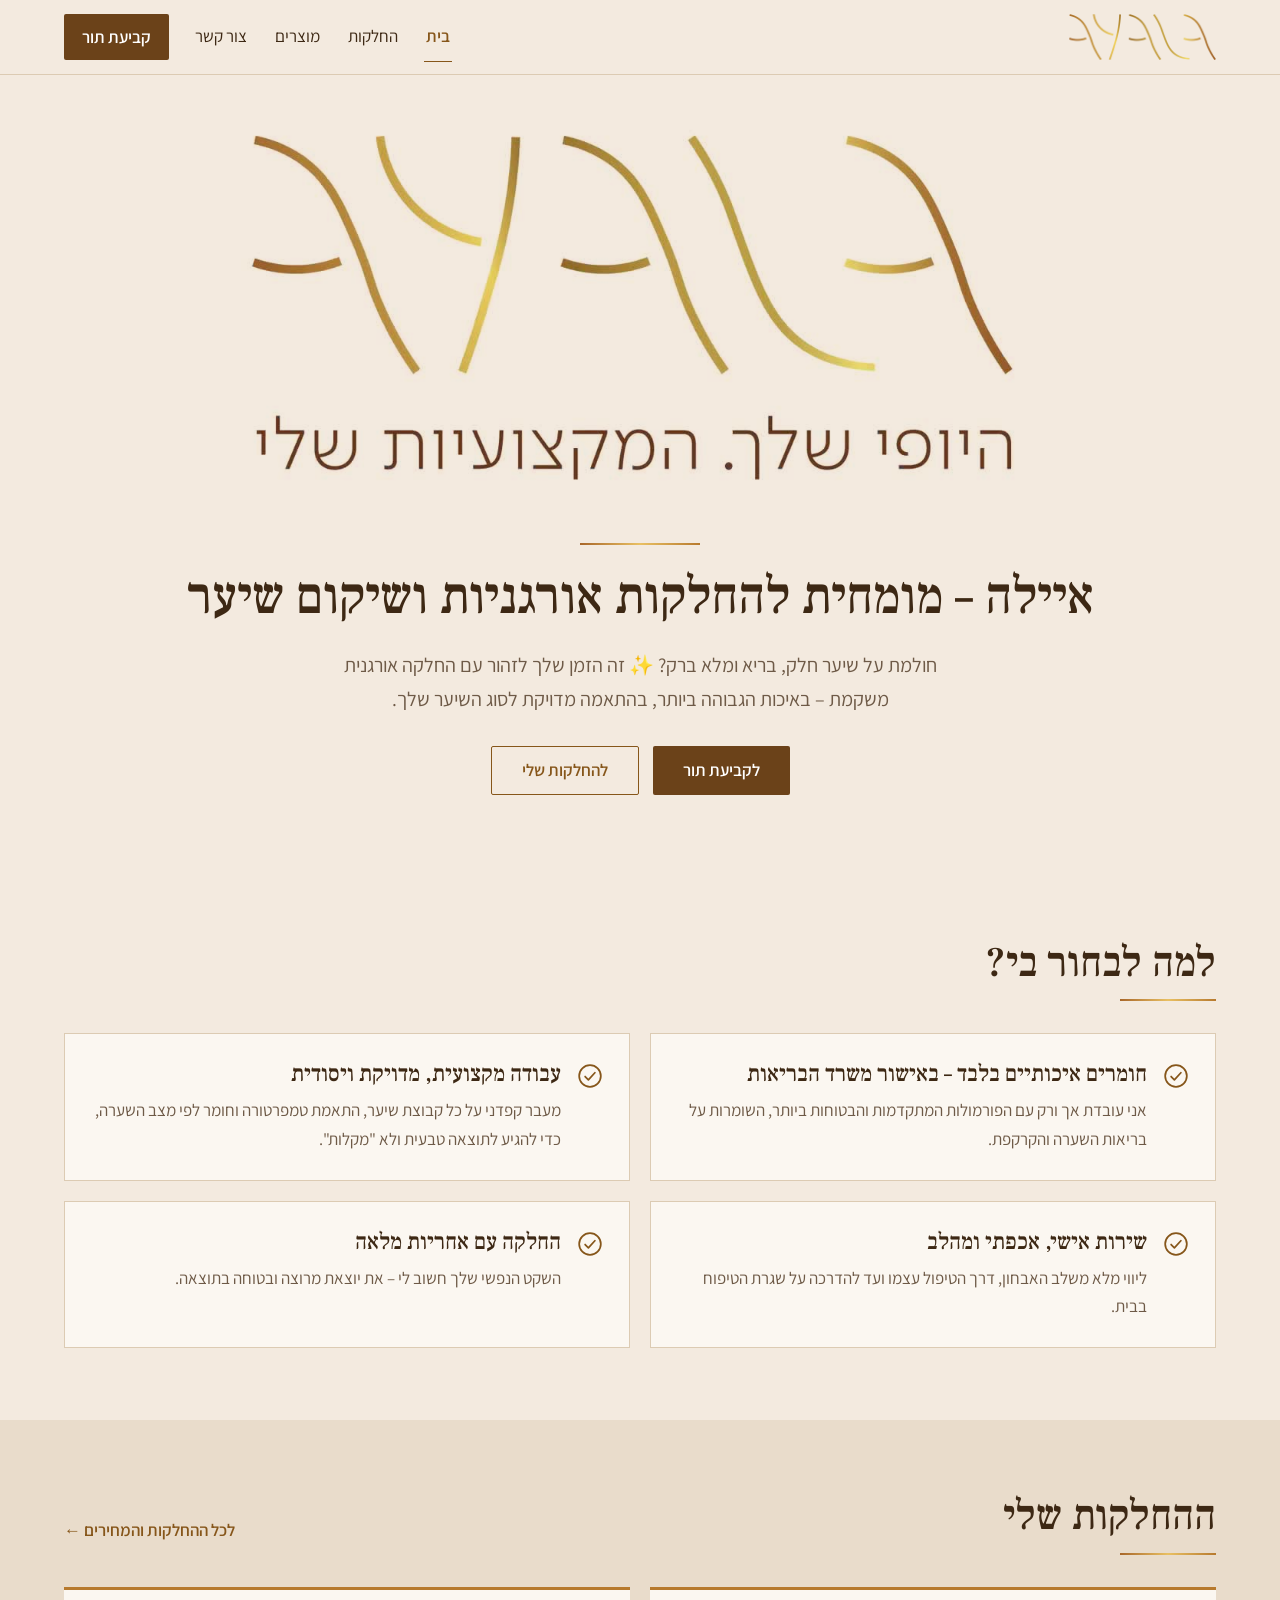
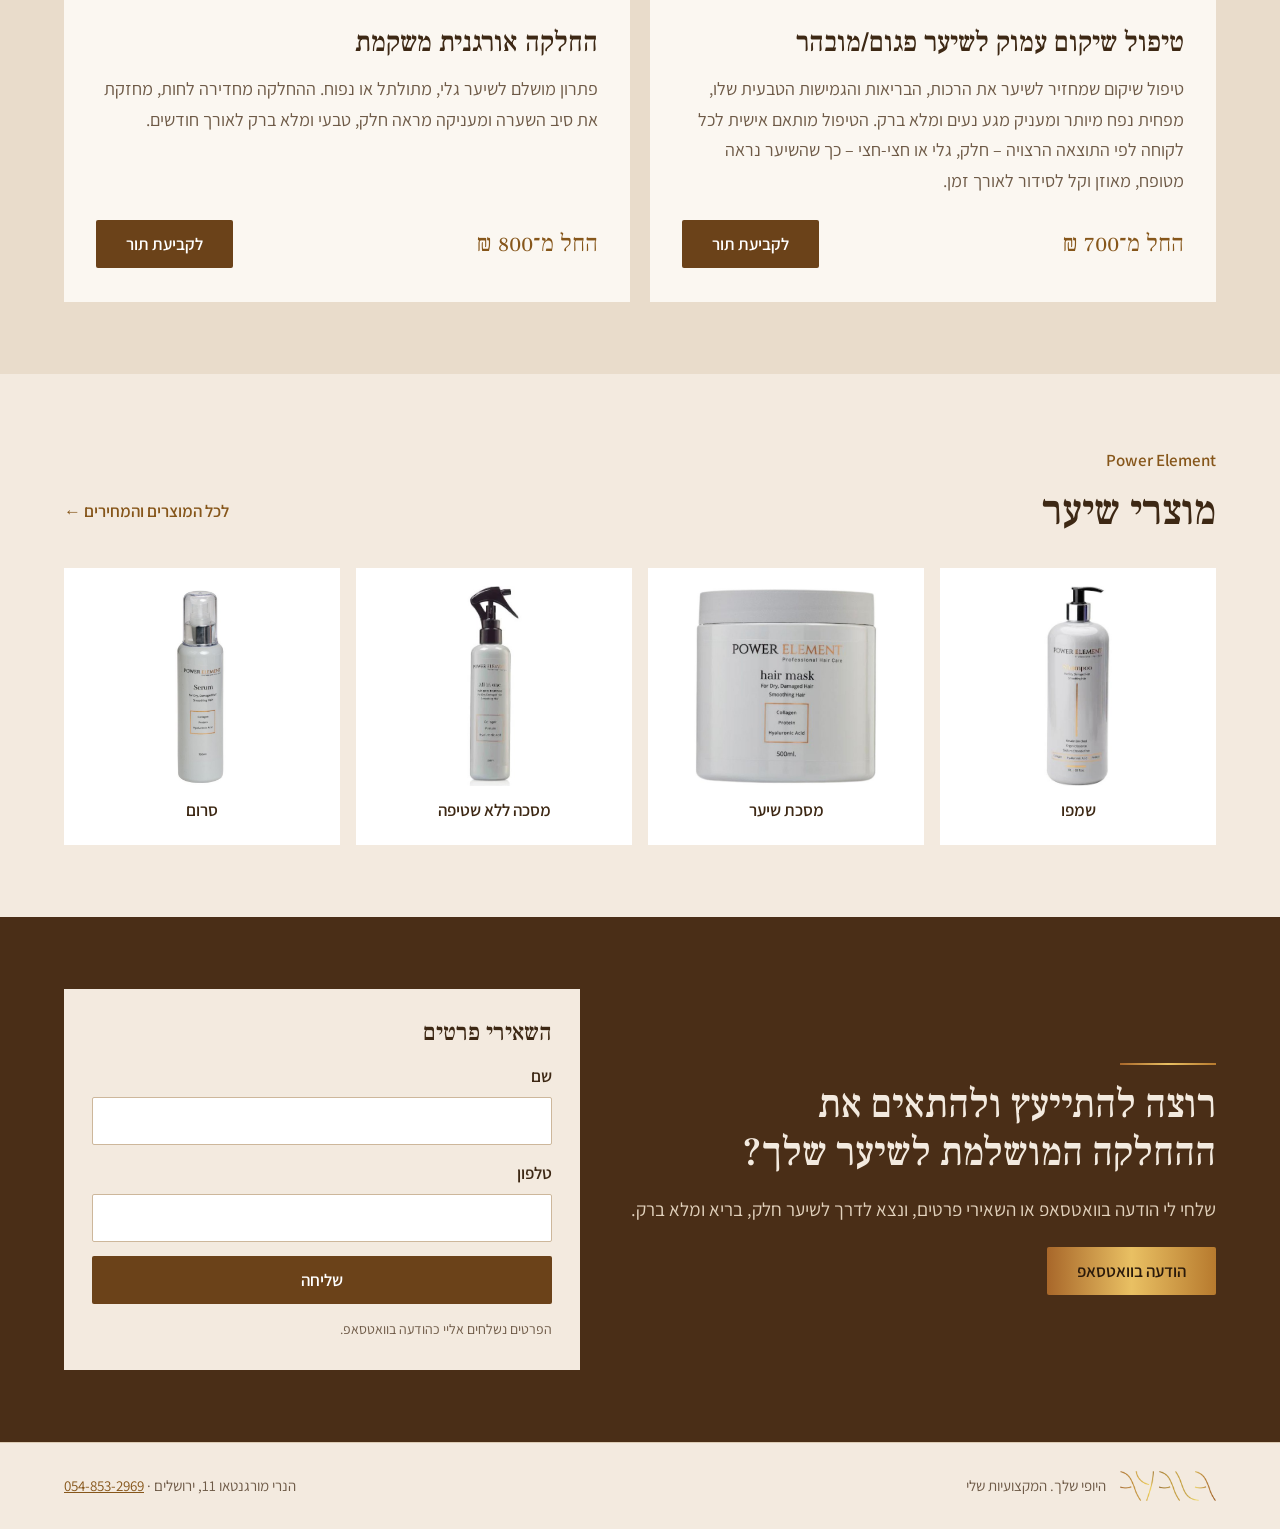
<file: index.html>
<!DOCTYPE html>
<html lang="he" dir="rtl">
<head>
  <meta charset="utf-8">
  <meta name="viewport" content="width=device-width, initial-scale=1">
  <title>איילה – החלקות אורגניות ושיקום שיער</title>
  <meta name="description" content="איילה – מומחית להחלקות אורגניות ושיקום שיער. החלקה אורגנית משקמת, שיקום שיער ושורשים.">
  <meta property="og:title" content="איילה – החלקות אורגניות ושיקום שיער">
  <meta property="og:description" content="איילה – מומחית להחלקות אורגניות ושיקום שיער. החלקה אורגנית משקמת, שיקום שיער ושורשים.">
  <meta property="og:image" content="assets/logo-poster.jpg">
  <link rel="icon" type="image/png" href="assets/favicon.png">
  <link rel="preconnect" href="https://fonts.googleapis.com">
  <link rel="preconnect" href="https://fonts.gstatic.com" crossorigin>
  <link href="https://fonts.googleapis.com/css2?family=Frank+Ruhl+Libre:wght@400;500;700&family=Assistant:wght@400;600;700&display=swap" rel="stylesheet">
  <link rel="stylesheet" href="styles.css">
</head>
<body>

<!-- ===== תפריט עליון ===== -->
<header class="site-header">
  <div class="wrap">
    <a class="logo" href="index.html" aria-label="איילה – לדף הבית"><img src="assets/logo.png" alt="איילה" width="147" height="46"></a>
    <nav class="nav" aria-label="תפריט ראשי">
      <a href="index.html" aria-current="page">בית</a>
      <a href="services.html">החלקות</a>
      <a href="products.html">מוצרים</a>
      <a href="contact.html">צור קשר</a>
      <a class="nav-cta" href="booking.html">קביעת תור</a>
    </nav>
  </div>
</header>

<main>
<!-- ===== הלוגו הגדול והכותרת ===== -->
<section class="hero">
  <div class="wrap">
    <video src="assets/logo.mp4" poster="assets/logo-poster.jpg" autoplay muted playsinline preload="auto" aria-label="הלוגו של איילה: היופי שלך. המקצועיות שלי"></video>
    <hr class="gold-line" style="width:120px">
    <h1>איילה – מומחית להחלקות אורגניות ושיקום שיער</h1>
    <p class="lead">חולמת על שיער חלק, בריא ומלא ברק? ✨ זה הזמן שלך לזהור עם החלקה אורגנית משקמת – באיכות הגבוהה ביותר, בהתאמה מדויקת לסוג השיער שלך.</p>
    <div class="btns">
      <a class="btn btn--main" href="booking.html">לקביעת תור</a>
      <a class="btn btn--outline" href="services.html">להחלקות שלי</a>
    </div>
  </div>
</section>

<!-- ===== למה לבחור בי ===== -->
<section class="band">
  <div class="wrap">
    <div class="section-head"><div><h2>למה לבחור בי?</h2><hr class="gold-line"></div></div>
    <div class="grid-2">
      <div class="why-card">
        <svg width="26" height="26" viewBox="0 0 24 24" fill="none" stroke="#86561a" stroke-width="1.6" stroke-linecap="round" stroke-linejoin="round" aria-hidden="true"><circle cx="12" cy="12" r="10"/><path d="M7.5 12.5l3 3 6-6.5"/></svg>
        <div>
          <h3>חומרים איכותיים בלבד – באישור משרד הבריאות</h3>
          <p>אני עובדת אך ורק עם הפורמולות המתקדמות והבטוחות ביותר, השומרות על בריאות השערה והקרקפת.</p>
        </div>
      </div>
      <div class="why-card">
        <svg width="26" height="26" viewBox="0 0 24 24" fill="none" stroke="#86561a" stroke-width="1.6" stroke-linecap="round" stroke-linejoin="round" aria-hidden="true"><circle cx="12" cy="12" r="10"/><path d="M7.5 12.5l3 3 6-6.5"/></svg>
        <div>
          <h3>עבודה מקצועית, מדויקת ויסודית</h3>
          <p>מעבר קפדני על כל קבוצת שיער, התאמת טמפרטורה וחומר לפי מצב השערה, כדי להגיע לתוצאה טבעית ולא "מקלות".</p>
        </div>
      </div>
      <div class="why-card">
        <svg width="26" height="26" viewBox="0 0 24 24" fill="none" stroke="#86561a" stroke-width="1.6" stroke-linecap="round" stroke-linejoin="round" aria-hidden="true"><circle cx="12" cy="12" r="10"/><path d="M7.5 12.5l3 3 6-6.5"/></svg>
        <div>
          <h3>שירות אישי, אכפתי ומהלב</h3>
          <p>ליווי מלא משלב האבחון, דרך הטיפול עצמו ועד להדרכה על שגרת הטיפוח בבית.</p>
        </div>
      </div>
      <div class="why-card">
        <svg width="26" height="26" viewBox="0 0 24 24" fill="none" stroke="#86561a" stroke-width="1.6" stroke-linecap="round" stroke-linejoin="round" aria-hidden="true"><circle cx="12" cy="12" r="10"/><path d="M7.5 12.5l3 3 6-6.5"/></svg>
        <div>
          <h3>החלקה עם אחריות מלאה</h3>
          <p>השקט הנפשי שלך חשוב לי – את יוצאת מרוצה ובטוחה בתוצאה.</p>
        </div>
      </div>
    </div>
  </div>
</section>

<!-- ===== ההחלקות שלי ===== -->
<section class="band band--dark">
  <div class="wrap">
    <div class="section-head">
      <div><h2>ההחלקות שלי</h2><hr class="gold-line"></div>
      <a class="more-link" href="services.html">לכל ההחלקות והמחירים ←</a>
    </div>
    <div class="grid-2">
      <div class="treat-card">
        <h3>טיפול שיקום עמוק לשיער פגום/מובהר</h3>
        <p>טיפול שיקום שמחזיר לשיער את הרכות, הבריאות והגמישות הטבעית שלו, מפחית נפח מיותר ומעניק מגע נעים ומלא ברק. הטיפול מותאם אישית לכל לקוחה לפי התוצאה הרצויה – חלק, גלי או חצי-חצי – כך שהשיער נראה מטופח, מאוזן וקל לסידור לאורך זמן.</p>
        <div class="row">
          <span class="price">החל מ־700 ₪</span>
          <a class="btn btn--main" href="booking.html?t=0">לקביעת תור</a>
        </div>
      </div>
      <div class="treat-card">
        <h3>החלקה אורגנית משקמת</h3>
        <p>פתרון מושלם לשיער גלי, מתולתל או נפוח. ההחלקה מחדירה לחות, מחזקת את סיב השערה ומעניקה מראה חלק, טבעי ומלא ברק לאורך חודשים.</p>
        <div class="row">
          <span class="price">החל מ־800 ₪</span>
          <a class="btn btn--main" href="booking.html?t=1">לקביעת תור</a>
        </div>
      </div>
    </div>
  </div>
</section>

<!-- ===== מוצרים ===== -->
<section class="band">
  <div class="wrap">
    <div class="section-head">
      <div><p class="eyebrow">Power Element</p><h2>מוצרי שיער</h2></div>
      <a class="more-link" href="products.html">לכל המוצרים והמחירים ←</a>
    </div>
    <div class="shelf">
      <a href="products.html"><img src="assets/shampoo.jpg" alt="שמפו Power Element" loading="lazy">שמפו</a>
      <a href="products.html"><img src="assets/mask.jpg" alt="מסכת שיער Power Element" loading="lazy">מסכת שיער</a>
      <a href="products.html"><img src="assets/spray.jpg" alt="ספריי All in one של Power Element" loading="lazy">מסכה ללא שטיפה</a>
      <a href="products.html"><img src="assets/serum.jpg" alt="סרום Power Element" loading="lazy">סרום</a>
    </div>
  </div>
</section>

<!-- ===== יצירת קשר ===== -->
<section class="band reach">
  <div class="wrap">
    <div class="text">
      <hr class="gold-line">
      <h2>רוצה להתייעץ ולהתאים את ההחלקה המושלמת לשיער שלך?</h2>
      <p>שלחי לי הודעה בוואטסאפ או השאירי פרטים, ונצא לדרך לשיער חלק, בריא ומלא ברק.</p>
      <a class="btn btn--gold" href="https://wa.me/972548532969" target="_blank" rel="noopener">הודעה בוואטסאפ</a>
    </div>
    <form class="lead-form" id="lead-form">
      <h3>השאירי פרטים</h3>
      <label for="lead-name">שם
        <input id="lead-name" name="name" type="text" autocomplete="name" required>
      </label>
      <label for="lead-phone">טלפון
        <input id="lead-phone" name="phone" type="tel" dir="ltr" autocomplete="tel" required style="text-align:right">
      </label>
      <button class="btn btn--main" type="submit">שליחה</button>
      <p class="note">הפרטים נשלחים אליי כהודעה בוואטסאפ.</p>
    </form>
  </div>
</section>
</main>

<!-- ===== תחתית ===== -->
<footer class="site-footer">
  <div class="wrap">
    <span class="brand"><img src="assets/logo.png" alt="איילה" width="96" height="30"><span>היופי שלך. המקצועיות שלי</span></span>
    <span>הנרי מורגנטאו 11, ירושלים · <a href="tel:+972548532969" dir="ltr">054-853-2969</a></span>
  </div>
</footer>

<script>
  // טופס "השאירי פרטים": פותח וואטסאפ עם הודעה מוכנה שכוללת את השם והטלפון
  document.getElementById('lead-form').addEventListener('submit', function (e) {
    e.preventDefault();
    var name = document.getElementById('lead-name').value.trim();
    var phone = document.getElementById('lead-phone').value.trim();
    var text = 'היי איילה, אשמח להתייעץ לגבי החלקה.\nשם: ' + name + '\nטלפון: ' + phone;
    window.open('https://wa.me/972548532969?text=' + encodeURIComponent(text), '_blank');
  });
  // אם המשתמשת ביקשה פחות תנועה - לא מנגנים את הלוגו
  if (window.matchMedia('(prefers-reduced-motion: reduce)').matches) {
    var v = document.querySelector('.hero video'); v.removeAttribute('autoplay'); v.pause();
  }
</script>
<script src="js/config.js"></script>
<script src="js/api.js"></script>
</body>
</html>
</file>
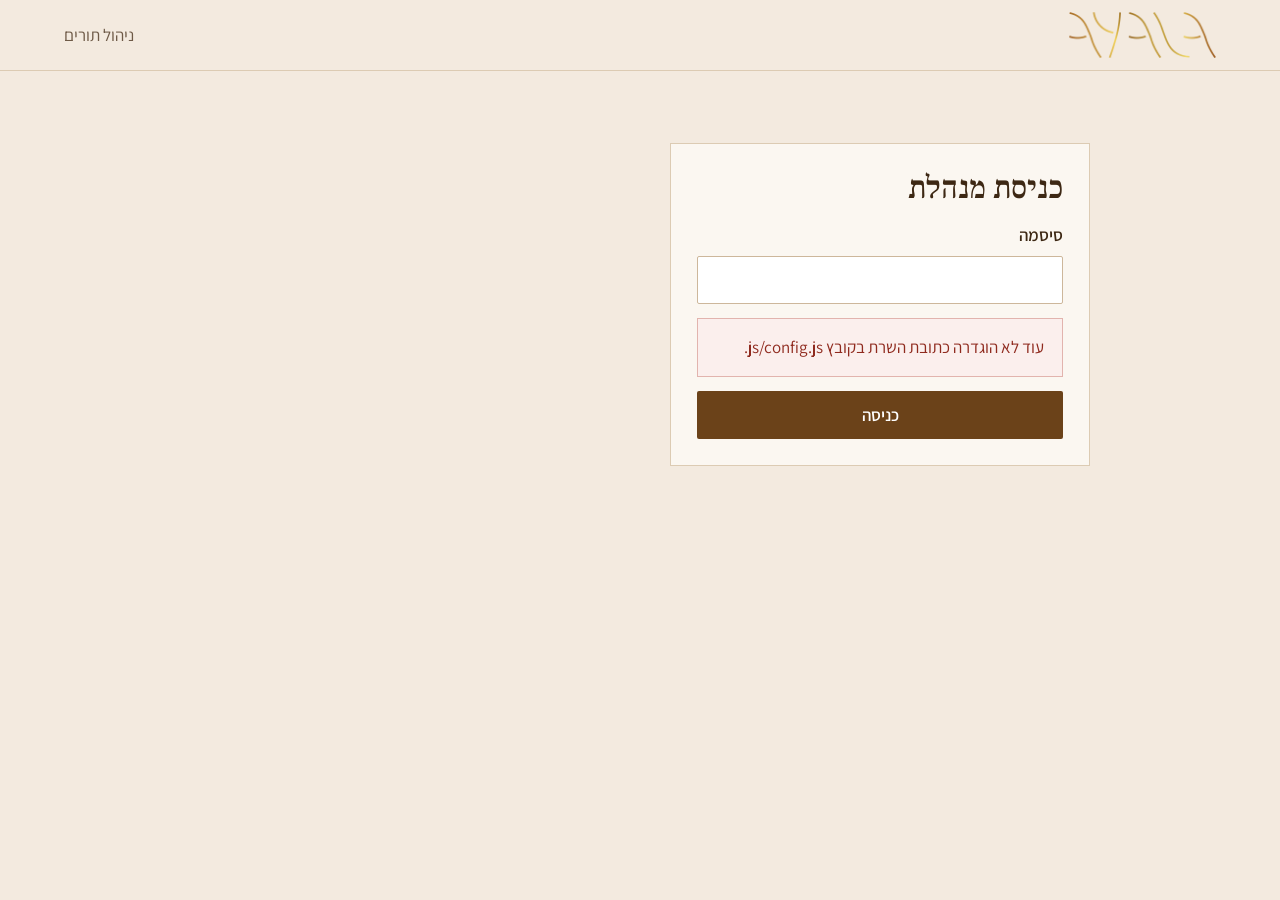
<file: admin.html>
<!DOCTYPE html>
<html lang="he" dir="rtl">
<head>
  <meta charset="utf-8">
  <meta name="viewport" content="width=device-width, initial-scale=1">
  <title>ניהול תורים – איילה</title>
  <meta name="robots" content="noindex, nofollow">
  <meta name="description" content="מסך ניהול תורים">
  <meta property="og:title" content="ניהול תורים – איילה">
  <meta property="og:description" content="מסך ניהול תורים">
  <meta property="og:image" content="assets/logo-poster.jpg">
  <link rel="icon" type="image/png" href="assets/favicon.png">
  <link rel="preconnect" href="https://fonts.googleapis.com">
  <link rel="preconnect" href="https://fonts.gstatic.com" crossorigin>
  <link href="https://fonts.googleapis.com/css2?family=Frank+Ruhl+Libre:wght@400;500;700&family=Assistant:wght@400;600;700&display=swap" rel="stylesheet">
  <link rel="stylesheet" href="styles.css">
</head>
<body>

<header class="site-header">
  <div class="wrap">
    <a class="logo" href="index.html" aria-label="איילה – לדף הבית"><img src="assets/logo.png" alt="איילה" width="147" height="46"></a>
    <nav class="nav" aria-label="ניהול">
      <span style="color:var(--muted)">ניהול תורים</span>
      <button class="btn btn--outline btn--small" type="button" id="logout" hidden>יציאה</button>
    </nav>
  </div>
</header>

<main class="band">
  <div class="book-wrap" style="max-width:900px">

    <!-- כניסה -->
    <form class="panel" id="login" style="max-width:420px" novalidate>
      <h1 style="font-size:32px">כניסת מנהלת</h1>
      <label class="field" for="pw">סיסמה
        <input id="pw" type="password" autocomplete="current-password" required>
      </label>
      <div class="notice notice--error" id="login-error" role="alert" hidden></div>
      <button class="btn btn--main" type="submit" id="login-btn">כניסה</button>
    </form>

    <!-- מסך ניהול -->
    <div id="panel" hidden style="display:flex;flex-direction:column;gap:28px">
      <h1>ניהול תורים</h1>
      <div class="stats">
        <div class="stat"><b id="st-free">0</b><span>שעות פנויות</span></div>
        <div class="stat"><b id="st-booked">0</b><span>תורים שנקבעו</span></div>
        <div class="stat"><b id="st-wait">0</b><span>ממתינים לתשלום</span></div>
      </div>

      <form class="panel" id="add-form" novalidate>
        <h2 style="font-size:26px">הוספת שעות פנויות</h2>
        <label class="field" for="add-day" style="max-width:260px">תאריך
          <input id="add-day" type="date" required>
        </label>
        <div>
          <p style="margin:0 0 8px;font-weight:600">שעות (אפשר לבחור כמה)</p>
          <div class="chips" id="quick-times"></div>
        </div>
        <div style="display:flex;flex-wrap:wrap;gap:10px;align-items:end">
          <label class="field" for="add-custom">שעה אחרת
            <input id="add-custom" type="time" step="900">
          </label>
          <button class="btn btn--outline btn--small" type="button" id="add-custom-btn">הוספה לרשימה</button>
        </div>
        <div class="notice" id="add-msg" role="status" hidden></div>
        <button class="btn btn--main" type="submit" style="align-self:flex-start">שמירת השעות</button>
      </form>

      <section>
        <div style="display:flex;flex-wrap:wrap;justify-content:space-between;align-items:end;gap:10px">
          <h2 style="font-size:26px">כל השעות</h2>
          <button class="btn btn--outline btn--small" type="button" id="refresh">רענון</button>
        </div>
        <div class="notice notice--error" id="list-error" role="alert" hidden></div>
        <p class="notice" id="empty" hidden>עוד לא הוספת שעות.</p>
        <div id="list"></div>
      </section>
    </div>

  </div>
</main>

<script src="js/config.js"></script>
<script src="js/api.js"></script>
<script src="js/admin.js"></script>
</body>
</html>
</file>
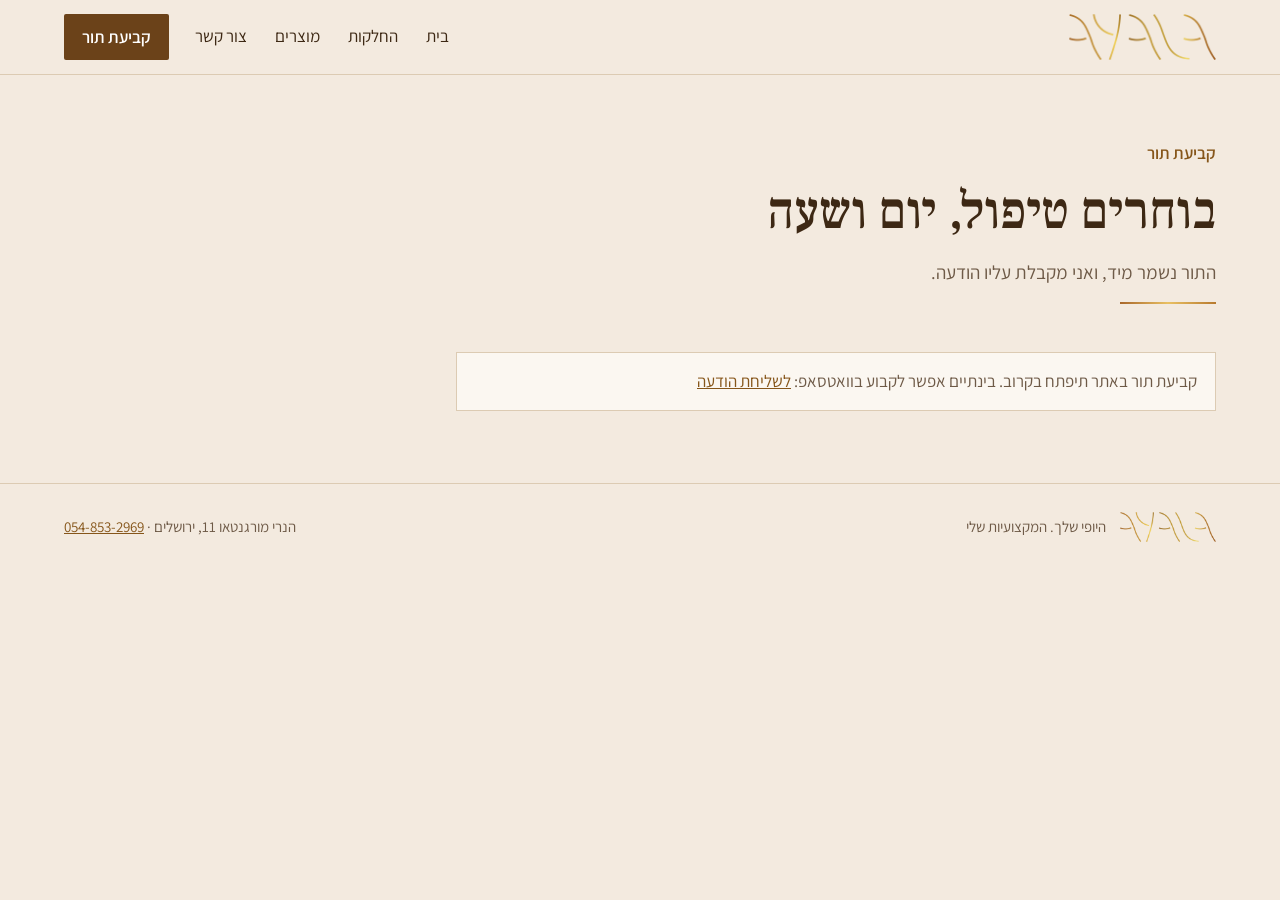
<file: booking.html>
<!DOCTYPE html>
<html lang="he" dir="rtl">
<head>
  <meta charset="utf-8">
  <meta name="viewport" content="width=device-width, initial-scale=1">
  <title>קביעת תור – איילה</title>
  <meta name="description" content="קביעת תור להחלקה אורגנית משקמת, שיקום שיער ושורשים אצל איילה.">
  <meta property="og:title" content="קביעת תור – איילה">
  <meta property="og:description" content="קביעת תור להחלקה אורגנית משקמת, שיקום שיער ושורשים אצל איילה.">
  <meta property="og:image" content="assets/logo-poster.jpg">
  <link rel="icon" type="image/png" href="assets/favicon.png">
  <link rel="preconnect" href="https://fonts.googleapis.com">
  <link rel="preconnect" href="https://fonts.gstatic.com" crossorigin>
  <link href="https://fonts.googleapis.com/css2?family=Frank+Ruhl+Libre:wght@400;500;700&family=Assistant:wght@400;600;700&display=swap" rel="stylesheet">
  <link rel="stylesheet" href="styles.css">
</head>
<body>

<!-- ===== תפריט עליון ===== -->
<header class="site-header">
  <div class="wrap">
    <a class="logo" href="index.html" aria-label="איילה – לדף הבית"><img src="assets/logo.png" alt="איילה" width="147" height="46"></a>
    <nav class="nav" aria-label="תפריט ראשי">
      <a href="index.html">בית</a>
      <a href="services.html">החלקות</a>
      <a href="products.html">מוצרים</a>
      <a href="contact.html">צור קשר</a>
      <a class="nav-cta" href="booking.html" aria-current="page">קביעת תור</a>
    </nav>
  </div>
</header>

<main>
<section class="page-head">
  <div class="wrap">
    <p class="eyebrow">קביעת תור</p>
    <h1>בוחרים טיפול, יום ושעה</h1>
    <p class="lead">התור נשמר מיד, ואני מקבלת עליו הודעה.</p>
    <hr class="gold-line">
  </div>
</section>

<section class="band" style="padding-top:8px">
  <div class="book-wrap">

    <!-- אם השרת עוד לא מחובר: מציגים וואטסאפ -->
    <div class="notice" id="no-api" hidden>
      קביעת תור באתר תיפתח בקרוב. בינתיים אפשר לקבוע בוואטסאפ:
      <a href="#" id="no-api-wa">לשליחת הודעה</a>
    </div>

    <div id="booking-form">
      <div class="step">
        <h2><span class="num">1.</span>מה תרצי לעשות?</h2>
        <div class="chips" id="treatments"></div>
      </div>

      <div class="step" style="margin-top:30px">
        <h2><span class="num">2.</span>בחרי יום</h2>
        <div class="loading" id="loading"><span class="spinner" aria-hidden="true"></span><span>טוענת שעות פנויות… בפעם הראשונה זה יכול לקחת עד דקה.</span></div>
        <div class="notice notice--error" id="load-error" role="alert" hidden></div>
        <p class="notice" id="no-slots" hidden>כרגע אין תורים פנויים. אפשר לשלוח לי הודעה בוואטסאפ, ואמצא לך זמן.</p>
        <div class="chips" id="days"></div>
      </div>

      <div class="step" id="step-time" style="margin-top:30px" hidden>
        <h2><span class="num">3.</span>בחרי שעה</h2>
        <div class="times" id="times"></div>
      </div>

      <form class="panel" id="details" style="margin-top:30px" hidden novalidate>
        <h2 style="font-size:24px"><span class="num" style="color:var(--gold);margin-left:6px">4.</span>הפרטים שלך</h2>
        <p style="margin:0;color:var(--muted)" id="summary"></p>
        <label class="field" for="b-name">שם
          <input id="b-name" type="text" autocomplete="name" required maxlength="80">
        </label>
        <label class="field" for="b-phone">טלפון
          <input id="b-phone" type="tel" dir="ltr" autocomplete="tel" required maxlength="20" style="text-align:right">
        </label>
        <div class="notice notice--error" id="submit-error" role="alert" hidden></div>
        <button class="btn btn--main" type="submit" id="submit">אישור התור</button>
      </form>
    </div>

    <!-- אחרי שהתור נקבע -->
    <div class="panel done" id="done" hidden tabindex="-1">
      <h2>התור נקבע!</h2>
      <dl class="kv" id="done-details"></dl>
      <div id="bank" hidden>
        <hr class="gold-line" style="margin:8px 0 14px">
        <h3 style="margin-bottom:10px">תשלום בהעברה בנקאית</h3>
        <dl class="kv" id="bank-details"></dl>
        <p style="margin:14px 0 0;color:var(--muted)">אחרי ההעברה, שלחי לי צילום של האישור בוואטסאפ.</p>
      </div>
      <div class="btns">
        <a class="btn btn--main" id="done-wa" href="#" target="_blank" rel="noopener">שליחת הודעה בוואטסאפ</a>
        <a class="btn btn--outline" href="booking.html">לקביעת תור נוסף</a>
      </div>
    </div>

  </div>
</section>
</main>

<!-- ===== תחתית ===== -->
<footer class="site-footer">
  <div class="wrap">
    <span class="brand"><img src="assets/logo.png" alt="איילה" width="96" height="30"><span>היופי שלך. המקצועיות שלי</span></span>
    <span>הנרי מורגנטאו 11, ירושלים · <a href="tel:+972548532969" dir="ltr">054-853-2969</a></span>
  </div>
</footer>

<script src="js/config.js"></script>
<script src="js/api.js"></script>
<script src="js/booking.js"></script>
</body>
</html>
</file>
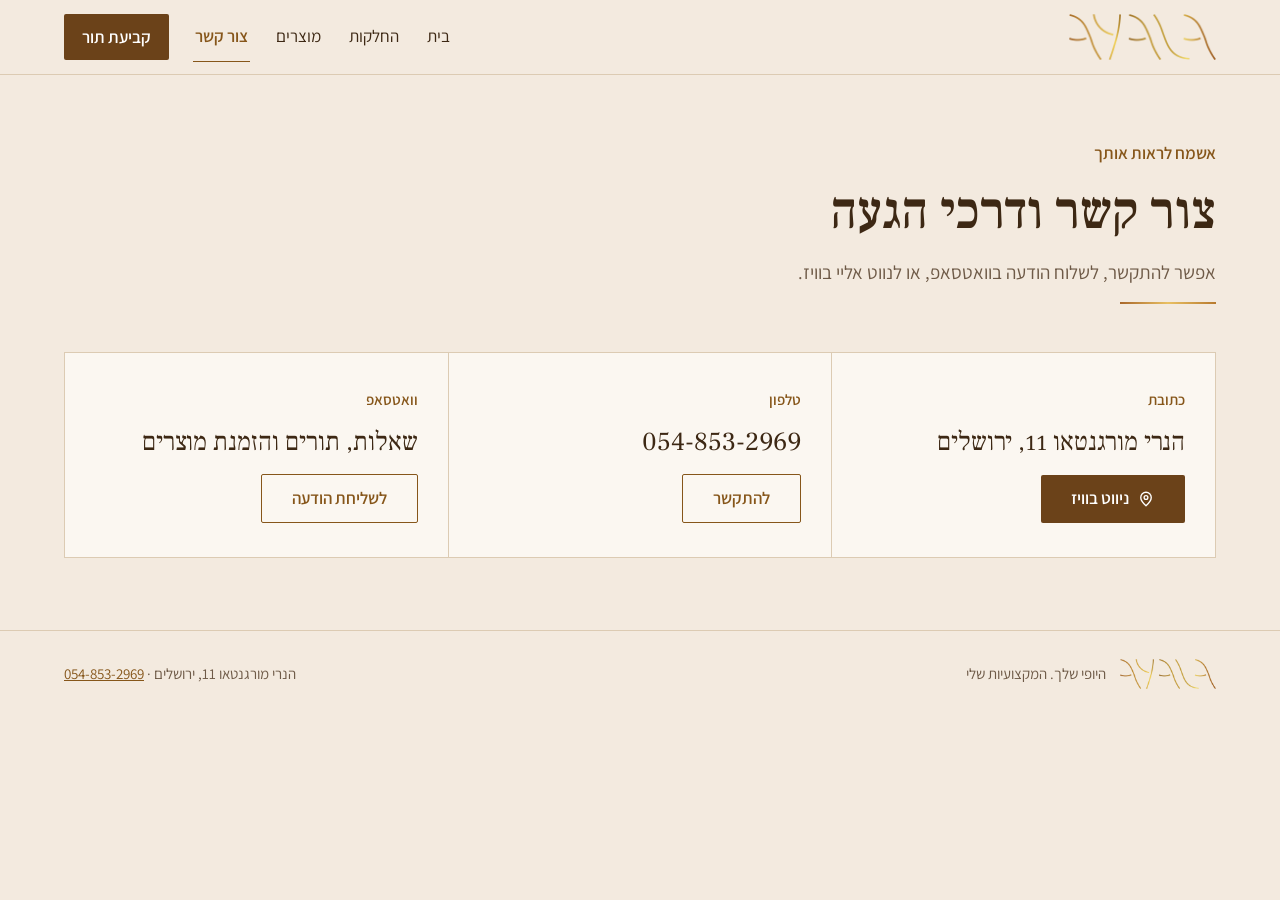
<file: contact.html>
<!DOCTYPE html>
<html lang="he" dir="rtl">
<head>
  <meta charset="utf-8">
  <meta name="viewport" content="width=device-width, initial-scale=1">
  <title>צור קשר – איילה</title>
  <meta name="description" content="איילה – החלקות אורגניות ושיקום שיער. הנרי מורגנטאו 11, ירושלים. טלפון 054-853-2969.">
  <meta property="og:title" content="צור קשר – איילה">
  <meta property="og:description" content="איילה – החלקות אורגניות ושיקום שיער. הנרי מורגנטאו 11, ירושלים. טלפון 054-853-2969.">
  <meta property="og:image" content="assets/logo-poster.jpg">
  <link rel="icon" type="image/png" href="assets/favicon.png">
  <link rel="preconnect" href="https://fonts.googleapis.com">
  <link rel="preconnect" href="https://fonts.gstatic.com" crossorigin>
  <link href="https://fonts.googleapis.com/css2?family=Frank+Ruhl+Libre:wght@400;500;700&family=Assistant:wght@400;600;700&display=swap" rel="stylesheet">
  <link rel="stylesheet" href="styles.css">
</head>
<body>

<!-- ===== תפריט עליון ===== -->
<header class="site-header">
  <div class="wrap">
    <a class="logo" href="index.html" aria-label="איילה – לדף הבית"><img src="assets/logo.png" alt="איילה" width="147" height="46"></a>
    <nav class="nav" aria-label="תפריט ראשי">
      <a href="index.html">בית</a>
      <a href="services.html">החלקות</a>
      <a href="products.html">מוצרים</a>
      <a href="contact.html" aria-current="page">צור קשר</a>
      <a class="nav-cta" href="booking.html">קביעת תור</a>
    </nav>
  </div>
</header>

<main>
<section class="page-head">
  <div class="wrap">
    <p class="eyebrow">אשמח לראות אותך</p>
    <h1>צור קשר ודרכי הגעה</h1>
    <p class="lead">אפשר להתקשר, לשלוח הודעה בוואטסאפ, או לנווט אליי בוויז.</p>
    <hr class="gold-line">
  </div>
</section>

<section class="band" style="padding-top:8px">
  <div class="wrap contact-grid">
    <div>
      <span class="label">כתובת</span>
      <span class="value">הנרי מורגנטאו 11, ירושלים</span>
      <a class="btn btn--main" href="https://waze.com/ul?q=%D7%94%D7%A0%D7%A8%D7%99%20%D7%9E%D7%95%D7%A8%D7%92%D7%A0%D7%98%D7%90%D7%95%2011%2C%20%D7%99%D7%A8%D7%95%D7%A9%D7%9C%D7%99%D7%9D&navigate=yes" target="_blank" rel="noopener"><svg width="18" height="18" viewBox="0 0 24 24" fill="none" stroke="currentColor" stroke-width="1.8" stroke-linecap="round" stroke-linejoin="round" aria-hidden="true"><path d="M12 21s-7-6.2-7-11a7 7 0 0 1 14 0c0 4.8-7 11-7 11z"/><circle cx="12" cy="10" r="2.5"/></svg> ניווט בוויז</a>
    </div>
    <div>
      <span class="label">טלפון</span>
      <span class="value" dir="ltr" style="text-align:right">054-853-2969</span>
      <a class="btn btn--outline" href="tel:+972548532969">להתקשר</a>
    </div>
    <div>
      <span class="label">וואטסאפ</span>
      <span class="value">שאלות, תורים והזמנת מוצרים</span>
      <a class="btn btn--outline" href="https://wa.me/972548532969" target="_blank" rel="noopener">לשליחת הודעה</a>
    </div>
  </div>
</section>
</main>

<!-- ===== תחתית ===== -->
<footer class="site-footer">
  <div class="wrap">
    <span class="brand"><img src="assets/logo.png" alt="איילה" width="96" height="30"><span>היופי שלך. המקצועיות שלי</span></span>
    <span>הנרי מורגנטאו 11, ירושלים · <a href="tel:+972548532969" dir="ltr">054-853-2969</a></span>
  </div>
</footer>

<script src="js/config.js"></script>
<script src="js/api.js"></script>
</body>
</html>
</file>
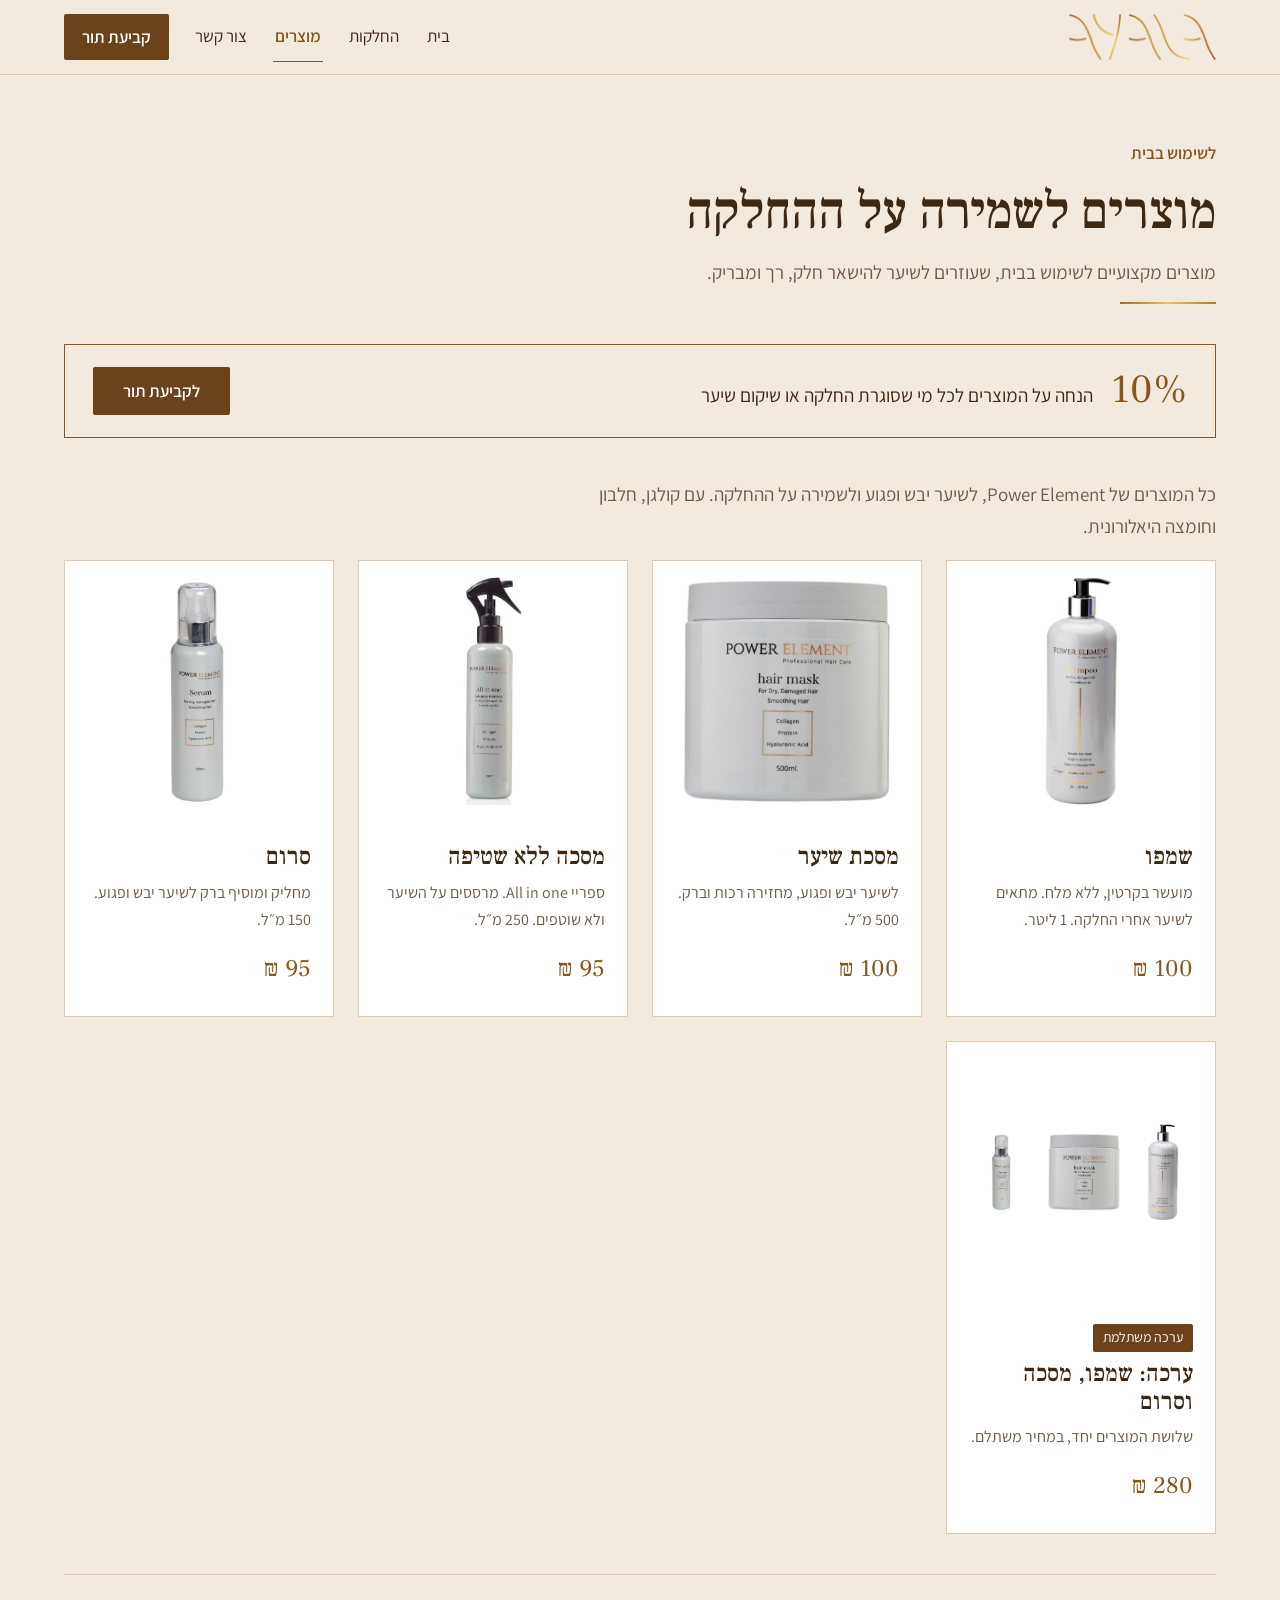
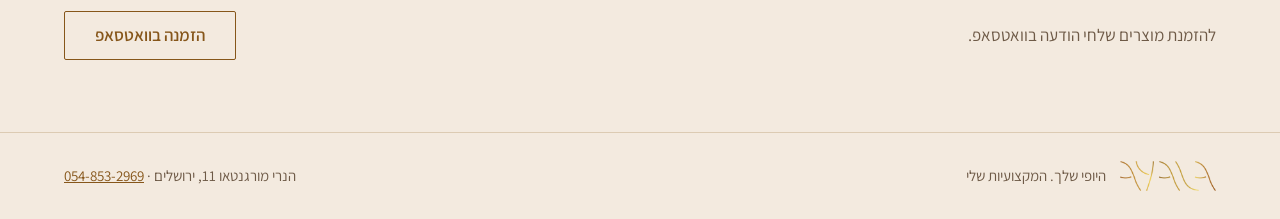
<file: products.html>
<!DOCTYPE html>
<html lang="he" dir="rtl">
<head>
  <meta charset="utf-8">
  <meta name="viewport" content="width=device-width, initial-scale=1">
  <title>מוצרים – איילה</title>
  <meta name="description" content="מוצרי Power Element לשמירה על ההחלקה: שמפו, מסכה, מסכה ללא שטיפה וסרום.">
  <meta property="og:title" content="מוצרים – איילה">
  <meta property="og:description" content="מוצרי Power Element לשמירה על ההחלקה: שמפו, מסכה, מסכה ללא שטיפה וסרום.">
  <meta property="og:image" content="assets/logo-poster.jpg">
  <link rel="icon" type="image/png" href="assets/favicon.png">
  <link rel="preconnect" href="https://fonts.googleapis.com">
  <link rel="preconnect" href="https://fonts.gstatic.com" crossorigin>
  <link href="https://fonts.googleapis.com/css2?family=Frank+Ruhl+Libre:wght@400;500;700&family=Assistant:wght@400;600;700&display=swap" rel="stylesheet">
  <link rel="stylesheet" href="styles.css">
</head>
<body>

<!-- ===== תפריט עליון ===== -->
<header class="site-header">
  <div class="wrap">
    <a class="logo" href="index.html" aria-label="איילה – לדף הבית"><img src="assets/logo.png" alt="איילה" width="147" height="46"></a>
    <nav class="nav" aria-label="תפריט ראשי">
      <a href="index.html">בית</a>
      <a href="services.html">החלקות</a>
      <a href="products.html" aria-current="page">מוצרים</a>
      <a href="contact.html">צור קשר</a>
      <a class="nav-cta" href="booking.html">קביעת תור</a>
    </nav>
  </div>
</header>

<main>
<section class="page-head">
  <div class="wrap">
    <p class="eyebrow">לשימוש בבית</p>
    <h1>מוצרים לשמירה על ההחלקה</h1>
    <p class="lead">מוצרים מקצועיים לשימוש בבית, שעוזרים לשיער להישאר חלק, רך ומבריק.</p>
    <hr class="gold-line">
  </div>
</section>

<section class="band" style="padding-top:0;padding-bottom:32px">
  <div class="wrap promo">
    <div><span class="big">10%</span><span>הנחה על המוצרים לכל מי שסוגרת החלקה או שיקום שיער</span></div>
    <a class="btn btn--main" href="booking.html">לקביעת תור</a>
  </div>
</section>

<section class="band" style="padding-top:8px">
  <div class="wrap">
    <p class="lead" style="margin-bottom:18px">כל המוצרים של Power Element, לשיער יבש ופגוע ולשמירה על ההחלקה. עם קולגן, חלבון וחומצה היאלורונית.</p>
    <div class="products">
    <div class="product">
      <div class="pic"><img src="assets/shampoo.jpg" alt="שמפו Power Element" loading="lazy"></div>
      <div class="body">
        <h2 style="font-size:24px">שמפו</h2>
        <p>מועשר בקרטין, ללא מלח. מתאים לשיער אחרי החלקה. 1 ליטר.</p>
        <span class="price">100 ₪</span>
      </div>
    </div>
    <div class="product">
      <div class="pic"><img src="assets/mask.jpg" alt="מסכת שיער Power Element" loading="lazy"></div>
      <div class="body">
        <h2 style="font-size:24px">מסכת שיער</h2>
        <p>לשיער יבש ופגוע, מחזירה רכות וברק. 500 מ״ל.</p>
        <span class="price">100 ₪</span>
      </div>
    </div>
    <div class="product">
      <div class="pic"><img src="assets/spray.jpg" alt="ספריי All in one של Power Element" loading="lazy"></div>
      <div class="body">
        <h2 style="font-size:24px">מסכה ללא שטיפה</h2>
        <p>ספריי All in one. מרססים על השיער ולא שוטפים. 250 מ״ל.</p>
        <span class="price">95 ₪</span>
      </div>
    </div>
    <div class="product">
      <div class="pic"><img src="assets/serum.jpg" alt="סרום Power Element" loading="lazy"></div>
      <div class="body">
        <h2 style="font-size:24px">סרום</h2>
        <p>מחליק ומוסיף ברק לשיער יבש ופגוע. 150 מ״ל.</p>
        <span class="price">95 ₪</span>
      </div>
    </div>
    <div class="product">
      <div class="pic pic--kit"><img src="assets/shampoo.jpg" alt="שמפו Power Element" loading="lazy"><img src="assets/mask.jpg" alt="מסכת שיער Power Element" loading="lazy"><img src="assets/serum.jpg" alt="סרום Power Element" loading="lazy"></div>
      <div class="body">
        <span class="tag">ערכה משתלמת</span>
        <h2 style="font-size:24px">ערכה: שמפו, מסכה וסרום</h2>
        <p>שלושת המוצרים יחד, במחיר משתלם.</p>
        <span class="price">280 ₪</span>
      </div>
    </div>
    </div>
    <div class="cta-row" style="margin-top:40px">
      <p>להזמנת מוצרים שלחי הודעה בוואטסאפ.</p>
      <a class="btn btn--outline" href="https://wa.me/972548532969?text=%D7%94%D7%99%D7%99%20%D7%90%D7%99%D7%99%D7%9C%D7%94%2C%20%D7%90%D7%A9%D7%9E%D7%97%20%D7%9C%D7%94%D7%96%D7%9E%D7%99%D7%9F%20%D7%9E%D7%95%D7%A6%D7%A8%D7%99%D7%9D." target="_blank" rel="noopener">הזמנה בוואטסאפ</a>
    </div>
  </div>
</section>
</main>

<!-- ===== תחתית ===== -->
<footer class="site-footer">
  <div class="wrap">
    <span class="brand"><img src="assets/logo.png" alt="איילה" width="96" height="30"><span>היופי שלך. המקצועיות שלי</span></span>
    <span>הנרי מורגנטאו 11, ירושלים · <a href="tel:+972548532969" dir="ltr">054-853-2969</a></span>
  </div>
</footer>

<script src="js/config.js"></script>
<script src="js/api.js"></script>
</body>
</html>
</file>
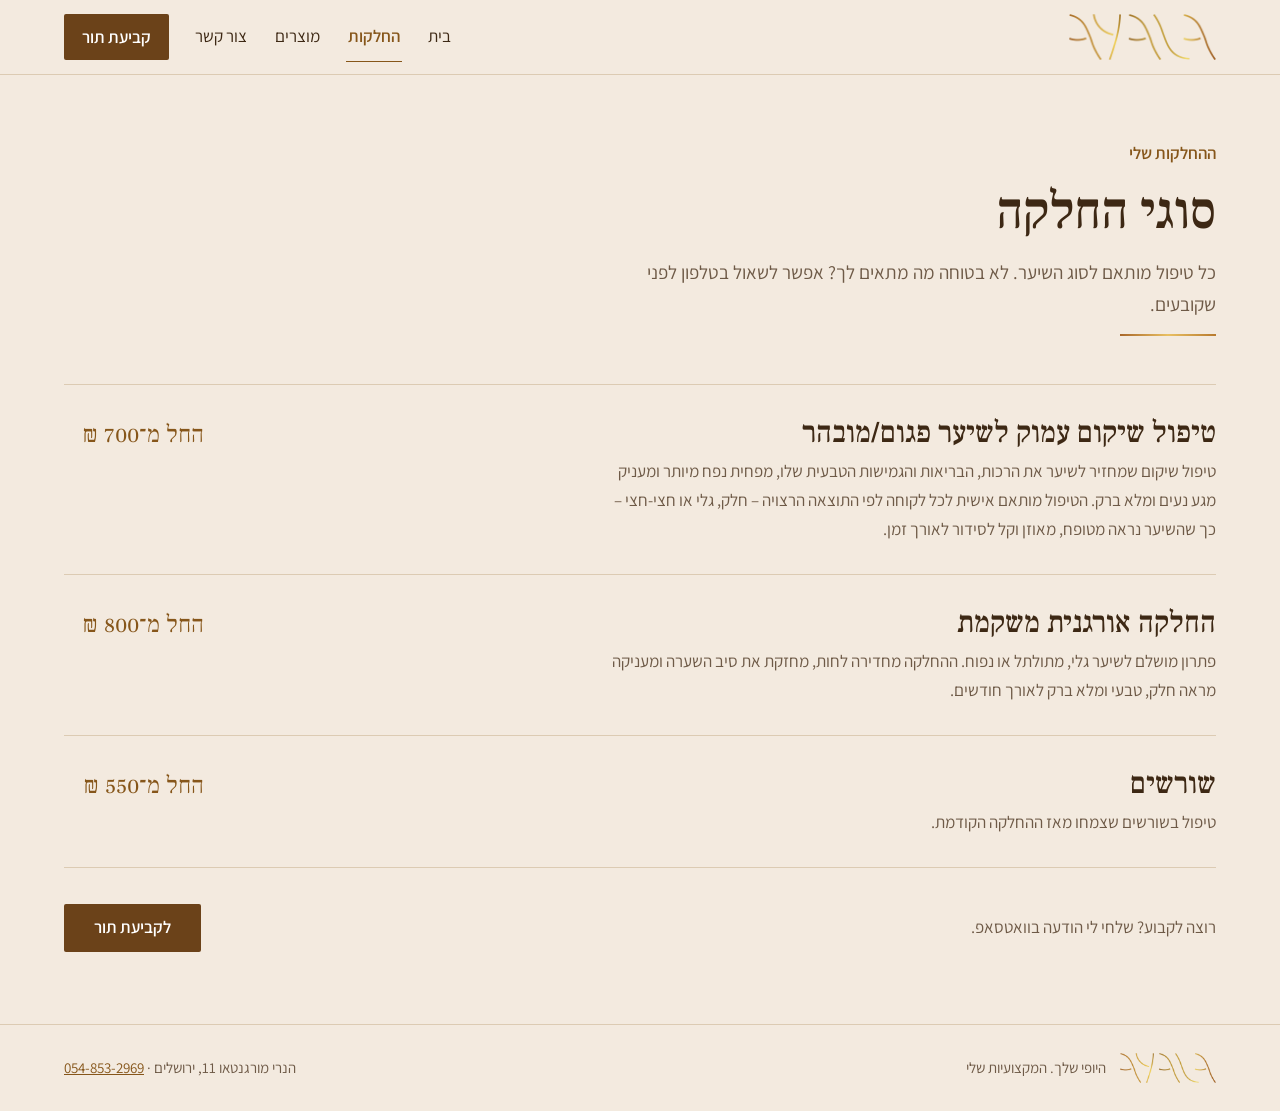
<file: services.html>
<!DOCTYPE html>
<html lang="he" dir="rtl">
<head>
  <meta charset="utf-8">
  <meta name="viewport" content="width=device-width, initial-scale=1">
  <title>ההחלקות שלי – איילה</title>
  <meta name="description" content="החלקה אורגנית משקמת, טיפול שיקום עמוק ושורשים – מחירים ופרטים.">
  <meta property="og:title" content="ההחלקות שלי – איילה">
  <meta property="og:description" content="החלקה אורגנית משקמת, טיפול שיקום עמוק ושורשים – מחירים ופרטים.">
  <meta property="og:image" content="assets/logo-poster.jpg">
  <link rel="icon" type="image/png" href="assets/favicon.png">
  <link rel="preconnect" href="https://fonts.googleapis.com">
  <link rel="preconnect" href="https://fonts.gstatic.com" crossorigin>
  <link href="https://fonts.googleapis.com/css2?family=Frank+Ruhl+Libre:wght@400;500;700&family=Assistant:wght@400;600;700&display=swap" rel="stylesheet">
  <link rel="stylesheet" href="styles.css">
</head>
<body>

<!-- ===== תפריט עליון ===== -->
<header class="site-header">
  <div class="wrap">
    <a class="logo" href="index.html" aria-label="איילה – לדף הבית"><img src="assets/logo.png" alt="איילה" width="147" height="46"></a>
    <nav class="nav" aria-label="תפריט ראשי">
      <a href="index.html">בית</a>
      <a href="services.html" aria-current="page">החלקות</a>
      <a href="products.html">מוצרים</a>
      <a href="contact.html">צור קשר</a>
      <a class="nav-cta" href="booking.html">קביעת תור</a>
    </nav>
  </div>
</header>

<main>
<section class="page-head">
  <div class="wrap">
    <p class="eyebrow">ההחלקות שלי</p>
    <h1>סוגי החלקה</h1>
    <p class="lead">כל טיפול מותאם לסוג השיער. לא בטוחה מה מתאים לך? אפשר לשאול בטלפון לפני שקובעים.</p>
    <hr class="gold-line">
  </div>
</section>

<section class="band" style="padding-top:8px">
  <div class="wrap">
    <div class="service">
      <div>
        <h2>טיפול שיקום עמוק לשיער פגום/מובהר</h2>
        <p>טיפול שיקום שמחזיר לשיער את הרכות, הבריאות והגמישות הטבעית שלו, מפחית נפח מיותר ומעניק מגע נעים ומלא ברק. הטיפול מותאם אישית לכל לקוחה לפי התוצאה הרצויה – חלק, גלי או חצי-חצי – כך שהשיער נראה מטופח, מאוזן וקל לסידור לאורך זמן.</p>
      </div>
      <span class="price">החל מ־700 ₪</span>
    </div>
    <div class="service">
      <div>
        <h2>החלקה אורגנית משקמת</h2>
        <p>פתרון מושלם לשיער גלי, מתולתל או נפוח. ההחלקה מחדירה לחות, מחזקת את סיב השערה ומעניקה מראה חלק, טבעי ומלא ברק לאורך חודשים.</p>
      </div>
      <span class="price">החל מ־800 ₪</span>
    </div>
    <div class="service">
      <div>
        <h2>שורשים</h2>
        <p>טיפול בשורשים שצמחו מאז ההחלקה הקודמת.</p>
      </div>
      <span class="price">החל מ־550 ₪</span>
    </div>
    <div class="cta-row">
      <p>רוצה לקבוע? שלחי לי הודעה בוואטסאפ.</p>
      <a class="btn btn--main" href="booking.html">לקביעת תור</a>
    </div>
  </div>
</section>
</main>

<!-- ===== תחתית ===== -->
<footer class="site-footer">
  <div class="wrap">
    <span class="brand"><img src="assets/logo.png" alt="איילה" width="96" height="30"><span>היופי שלך. המקצועיות שלי</span></span>
    <span>הנרי מורגנטאו 11, ירושלים · <a href="tel:+972548532969" dir="ltr">054-853-2969</a></span>
  </div>
</footer>

<script src="js/config.js"></script>
<script src="js/api.js"></script>
</body>
</html>
</file>
<file: styles.css>
/* ===== צבעים וגופנים של האתר =====
   כדי לשנות צבע בכל האתר - משנים אותו כאן, במקום אחד. */
:root {
  --bg: #f3eadf;        /* רקע ניוד */
  --bg-dark: #e9dccb;   /* רקע של חלק בולט */
  --card: #fbf7f1;      /* רקע של כרטיס */
  --ink: #3d2814;       /* טקסט ראשי - חום כהה */
  --muted: #6e5a47;     /* טקסט משני */
  --gold: #86561a;      /* זהב לטקסט */
  --brown: #6b4219;     /* כפתור ראשי */
  --line: #dccbb3;      /* קווים */
  --footer-bg: #4a2e17; /* החלק החום הכהה */
  --gold-gradient: linear-gradient(90deg, #a8672a, #e9c063, #b77a2e);
  --serif: "Frank Ruhl Libre", Georgia, serif;
  --sans: "Assistant", Arial, sans-serif;
}

* { box-sizing: border-box; min-width: 0; }
html { scroll-padding-top: 90px; }
body {
  margin: 0;
  background: var(--bg);
  color: var(--ink);
  font: 400 17px/1.7 var(--sans);
  overflow-x: clip;
}
img, video { max-width: 100%; display: block; }
a { color: var(--gold); }
a:hover { color: var(--brown); }
a:focus-visible, button:focus-visible, input:focus-visible {
  outline: 2px solid var(--gold);
  outline-offset: 3px;
}

.wrap { max-width: 1180px; margin: 0 auto; }
.band { padding: 72px max(5vw, 16px); }
.band--dark { background: var(--bg-dark); }

/* ===== כותרות ===== */
h1, h2, h3 { font-family: var(--serif); font-weight: 500; margin: 0; color: var(--ink); }
h1 { font-size: clamp(32px, 4.4vw, 52px); line-height: 1.15; text-wrap: balance; }
h2 { font-size: clamp(28px, 3.6vw, 42px); line-height: 1.15; }
h3 { font-size: 24px; line-height: 1.3; }
.eyebrow { color: var(--gold); font-weight: 600; margin: 0; }
.lead { color: var(--muted); font-size: 19px; margin: 0; max-width: 620px; }
.gold-line { width: 96px; height: 2px; background: var(--gold-gradient); border: 0; margin: 0; }

/* ===== כפתורים ===== */
.btn {
  display: inline-flex; align-items: center; justify-content: center; gap: 8px;
  min-height: 48px; padding: 13px 30px; border-radius: 2px;
  font: 600 17px/1.2 var(--sans); text-decoration: none; cursor: pointer; border: 0;
}
.btn--main { background: var(--brown); color: #fff; }
.btn--main:hover { background: #563413; color: #fff; }
.btn--outline { border: 1px solid var(--gold); color: var(--gold); background: transparent; }
.btn--outline:hover { background: rgba(134, 86, 26, .08); }
.btn--gold { background: var(--gold-gradient); color: #2a1a0b; }
.btn--gold:hover { color: #2a1a0b; filter: brightness(1.05); }
.btns { display: flex; flex-wrap: wrap; gap: 14px; }

/* ===== תפריט עליון ===== */
.site-header {
  position: sticky; top: 0; z-index: 10;
  background: var(--bg); border-bottom: 1px solid var(--line);
  padding: 12px max(5vw, 16px);
}
.site-header .wrap { display: flex; flex-wrap: wrap; align-items: center; justify-content: space-between; gap: 8px 32px; }
.logo img { height: 46px; width: auto; }
.nav { display: flex; flex-wrap: wrap; align-items: center; gap: 2px 24px; }
.nav a { color: var(--ink); text-decoration: none; padding: 10px 2px; border-bottom: 1px solid transparent; }
.nav a[aria-current="page"] { color: var(--gold); border-bottom-color: var(--gold); font-weight: 600; }
.nav .nav-cta { color: #fff; background: var(--brown); padding: 9px 18px; border-radius: 2px; border: 0; font-weight: 600; }
.nav .nav-cta:hover { color: #fff; background: #563413; }

/* ===== דף הבית: הלוגו הגדול ===== */
.hero { padding: 24px max(5vw, 16px) 72px; text-align: center; }
.hero .wrap { max-width: 1000px; display: flex; flex-direction: column; align-items: center; gap: 22px; }
.hero video { width: 100%; max-width: 920px; height: auto; mix-blend-mode: multiply; }
.hero .lead { font-size: 20px; }
.hero .btns { justify-content: center; margin-top: 8px; }

/* ===== כותרת של חלק ===== */
.section-head { display: flex; flex-wrap: wrap; align-items: end; justify-content: space-between; gap: 12px 24px; margin-bottom: 32px; }
.section-head > div { display: flex; flex-direction: column; gap: 12px; }
.more-link { font-weight: 600; text-decoration: none; padding: 10px 0; }

/* ===== למה לבחור בי ===== */
.grid-2 { display: grid; grid-template-columns: repeat(auto-fit, minmax(min(100%, 460px), 1fr)); gap: 20px; }
.why-card { background: var(--card); border: 1px solid var(--line); padding: 26px; display: flex; gap: 16px; align-items: flex-start; }
.why-card svg { flex: none; margin-top: 3px; }
.why-card h3 { font-size: 23px; margin-bottom: 6px; }
.why-card p { margin: 0; color: var(--muted); }

/* ===== כרטיס החלקה בדף הבית ===== */
.treat-card { background: var(--card); padding: 34px 32px; display: flex; flex-direction: column; gap: 14px; border-top: 3px solid #b77a2e; }
.treat-card h3 { font-size: 28px; }
.treat-card p { margin: 0; color: var(--muted); font-size: 18px; }
.treat-card .row { margin-top: auto; padding-top: 10px; display: flex; flex-wrap: wrap; align-items: center; justify-content: space-between; gap: 12px; }
.price { font-family: var(--serif); font-size: 24px; color: var(--gold); white-space: nowrap; }

/* ===== מוצרים ===== */
.shelf { display: grid; grid-template-columns: repeat(auto-fit, minmax(160px, 1fr)); gap: 16px; }
.shelf a { background: #fff; text-decoration: none; color: var(--ink); display: flex; flex-direction: column; align-items: center; gap: 10px; padding: 18px 14px 20px; font-weight: 600; }
.shelf img { height: 200px; width: 100%; object-fit: contain; }

.products { display: grid; grid-template-columns: repeat(auto-fit, minmax(240px, 1fr)); gap: 24px; }
.product { background: #fff; border: 1px solid var(--line); display: flex; flex-direction: column; }
.product .pic { height: 260px; display: flex; align-items: center; justify-content: center; gap: 4px; padding: 16px; }
.product .pic img { height: 100%; width: auto; object-fit: contain; }
.product .pic--kit img { max-width: 33%; }
.product .body { padding: 22px 22px 26px; display: flex; flex-direction: column; gap: 8px; flex: 1; }
.product p { margin: 0; color: var(--muted); font-size: 16px; }
.product .price { margin-top: auto; padding-top: 8px; }
.tag { align-self: flex-start; background: var(--brown); color: #fff; font-size: 14px; padding: 2px 10px; border-radius: 2px; }

.promo { border: 1px solid var(--gold); padding: 22px 28px; display: flex; flex-wrap: wrap; align-items: center; justify-content: space-between; gap: 12px 24px; }
.promo .big { font-family: var(--serif); font-size: 40px; line-height: 1; color: var(--gold); }
.promo span { font-size: 19px; }
.promo > div { display: flex; flex-wrap: wrap; align-items: baseline; gap: 6px 18px; }

/* ===== כותרת של דף פנימי ===== */
.page-head { padding: 64px max(5vw, 16px) 40px; }
.page-head .wrap { display: flex; flex-direction: column; gap: 14px; }

/* ===== רשימת ההחלקות ===== */
.service { display: flex; flex-wrap: wrap; gap: 12px 40px; align-items: baseline; padding: 30px 0; border-top: 1px solid var(--line); }
.service > div:first-child { flex: 1 1 320px; display: flex; flex-direction: column; gap: 6px; }
.service h2 { font-size: 30px; line-height: 1.2; }
.service p { margin: 0; color: var(--muted); max-width: 620px; }
.service .price { min-width: 140px; }
.cta-row { border-top: 1px solid var(--line); padding-top: 36px; display: flex; flex-wrap: wrap; gap: 14px; align-items: center; justify-content: space-between; }
.cta-row p { margin: 0; color: var(--muted); }

/* ===== צור קשר ===== */
.contact-grid { display: grid; grid-template-columns: repeat(auto-fit, minmax(260px, 1fr)); gap: 1px; background: var(--line); border: 1px solid var(--line); }
.contact-grid > div { background: var(--card); padding: 34px 30px; display: flex; flex-direction: column; gap: 14px; }
.contact-grid .label { color: var(--gold); font-size: 15px; font-weight: 600; }
.contact-grid .value { font-family: var(--serif); font-size: 26px; line-height: 1.3; }
.contact-grid .btn { align-self: flex-start; margin-top: auto; }

/* ===== החלק החום: השאירי פרטים ===== */
.reach { background: var(--footer-bg); color: #f3eadf; }
.reach .wrap { display: flex; flex-wrap: wrap; gap: 40px; align-items: center; }
.reach .text { flex: 1 1 420px; display: flex; flex-direction: column; gap: 16px; }
.reach h2 { color: #f3eadf; font-size: clamp(28px, 3.4vw, 40px); line-height: 1.2; text-wrap: balance; }
.reach p { margin: 0; color: #e2d2bd; font-size: 19px; }
.reach .text .btn { align-self: flex-start; margin-top: 6px; }
.lead-form { flex: 1 1 340px; background: #f3eadf; color: var(--ink); padding: 28px; display: flex; flex-direction: column; gap: 14px; }
.lead-form label { display: flex; flex-direction: column; gap: 6px; font-weight: 600; }
.lead-form input { font: 400 16px/1.4 var(--sans); padding: 12px; border: 1px solid #cdb79b; border-radius: 2px; min-height: 48px; background: #fff; color: var(--ink); }
.lead-form .note { margin: 0; font-size: 14px; color: var(--muted); }

/* ===== תחתית ===== */
.site-footer { border-top: 1px solid var(--line); padding: 28px max(5vw, 16px); font-size: 15px; color: var(--muted); }
.site-footer .wrap { display: flex; flex-wrap: wrap; justify-content: space-between; align-items: center; gap: 8px 24px; }
.site-footer .brand { display: inline-flex; align-items: center; gap: 14px; }
.site-footer img { height: 30px; width: auto; }

/* ===== טלפון ===== */
@media (max-width: 700px) {
  body { font-size: 16px; }
  .band { padding: 52px 16px; }
  .site-header { position: static; }
  .site-header .wrap { justify-content: center; }
  .nav { justify-content: center; gap: 0 16px; font-size: 16px; }
  .hero { padding-top: 8px; }
  .page-head { padding: 44px 16px 28px; }
  .product .pic { height: 220px; }
}
@media (prefers-reduced-motion: reduce) {
  * { scroll-behavior: auto !important; }
}

/* ===== קביעת תור וניהול ===== */
.book-wrap { max-width: 1180px; margin: 0 auto; display: flex; flex-direction: column; gap: 30px; }
.book-wrap > * { max-width: 760px; width: 100%; }
.step h2 { font-size: 24px; margin-bottom: 14px; }
.step h2 .num { color: var(--gold); margin-left: 6px; }
.chips { display: flex; flex-wrap: wrap; gap: 10px; }
.chip {
  font: 400 16px/1.2 var(--sans); color: var(--ink); background: var(--card);
  border: 1px solid var(--line); border-radius: 2px; padding: 12px 18px; min-height: 48px; cursor: pointer;
}
.chip:hover { border-color: var(--gold); }
.chip[aria-pressed="true"] { background: var(--brown); border-color: var(--brown); color: #fff; font-weight: 600; }
.chip small { display: block; font-size: 13px; opacity: .85; }
.times { display: grid; grid-template-columns: repeat(auto-fill, minmax(96px, 1fr)); gap: 10px; }
.times .chip { text-align: center; }
.panel { background: var(--card); border: 1px solid var(--line); padding: 26px; display: flex; flex-direction: column; gap: 14px; }
.field { display: flex; flex-direction: column; gap: 6px; font-weight: 600; }
.field input, .field select {
  font: 400 16px/1.4 var(--sans); padding: 12px; border: 1px solid #cdb79b; border-radius: 2px;
  min-height: 48px; background: #fff; color: var(--ink);
}
.notice { padding: 14px 18px; border: 1px solid var(--line); background: var(--card); color: var(--muted); }
.notice--error { border-color: #e2b4ae; background: #fbefed; color: #8f2a1e; }
.notice--ok { border-color: var(--gold); background: var(--card); color: var(--ink); }
.loading { display: flex; align-items: center; gap: 12px; color: var(--muted); }
.spinner { width: 22px; height: 22px; border: 2px solid var(--line); border-top-color: var(--gold); border-radius: 50%; animation: spin 0.9s linear infinite; flex: none; }
@keyframes spin { to { transform: rotate(360deg); } }
@media (prefers-reduced-motion: reduce) { .spinner { animation-duration: 3s; } }
.done h2 { color: var(--gold); }
.kv { display: grid; grid-template-columns: auto minmax(0, 1fr); gap: 8px 20px; align-items: baseline; }
.kv dt { color: var(--muted); }
.kv dd { margin: 0; font-weight: 600; }
[hidden] { display: none !important; }

/* מסך מנהלת */
.stats { display: grid; grid-template-columns: repeat(auto-fit, minmax(150px, 1fr)); gap: 12px; }
.stat { background: var(--card); border: 1px solid var(--line); padding: 16px 20px; }
.stat b { display: block; font-family: var(--serif); font-size: 32px; font-weight: 500; line-height: 1.2; }
.stat span { color: var(--muted); }
.day-group h3 { font-size: 22px; margin: 18px 0 8px; }
.slot-row { display: flex; flex-wrap: wrap; align-items: center; justify-content: space-between; gap: 8px 16px; padding: 14px 18px; background: var(--card); border: 1px solid var(--line); border-top: 0; }
.day-group .slot-row:first-of-type { border-top: 1px solid var(--line); }
.slot-row .who { display: flex; flex-direction: column; }
.slot-row .time { font-family: var(--serif); font-size: 22px; }
.slot-row .actions { display: flex; flex-wrap: wrap; gap: 8px; align-items: center; }
.badge { font-size: 14px; padding: 3px 10px; border-radius: 2px; white-space: nowrap; }
.badge--free { background: #e6f1df; color: #2f5a22; }
.badge--wait { background: #fbefd5; color: #7a4d12; }
.badge--paid { background: var(--brown); color: #fff; }
.btn--small { min-height: 40px; padding: 8px 14px; font-size: 15px; }
.btn--danger { background: transparent; color: #9b2c20; border: 1px solid #e2b4ae; }
.btn--danger:hover { background: #fbefed; color: #9b2c20; }
.nav .nav-cta[aria-current="page"] { color: #fff; border-bottom-color: transparent; }
</file>
